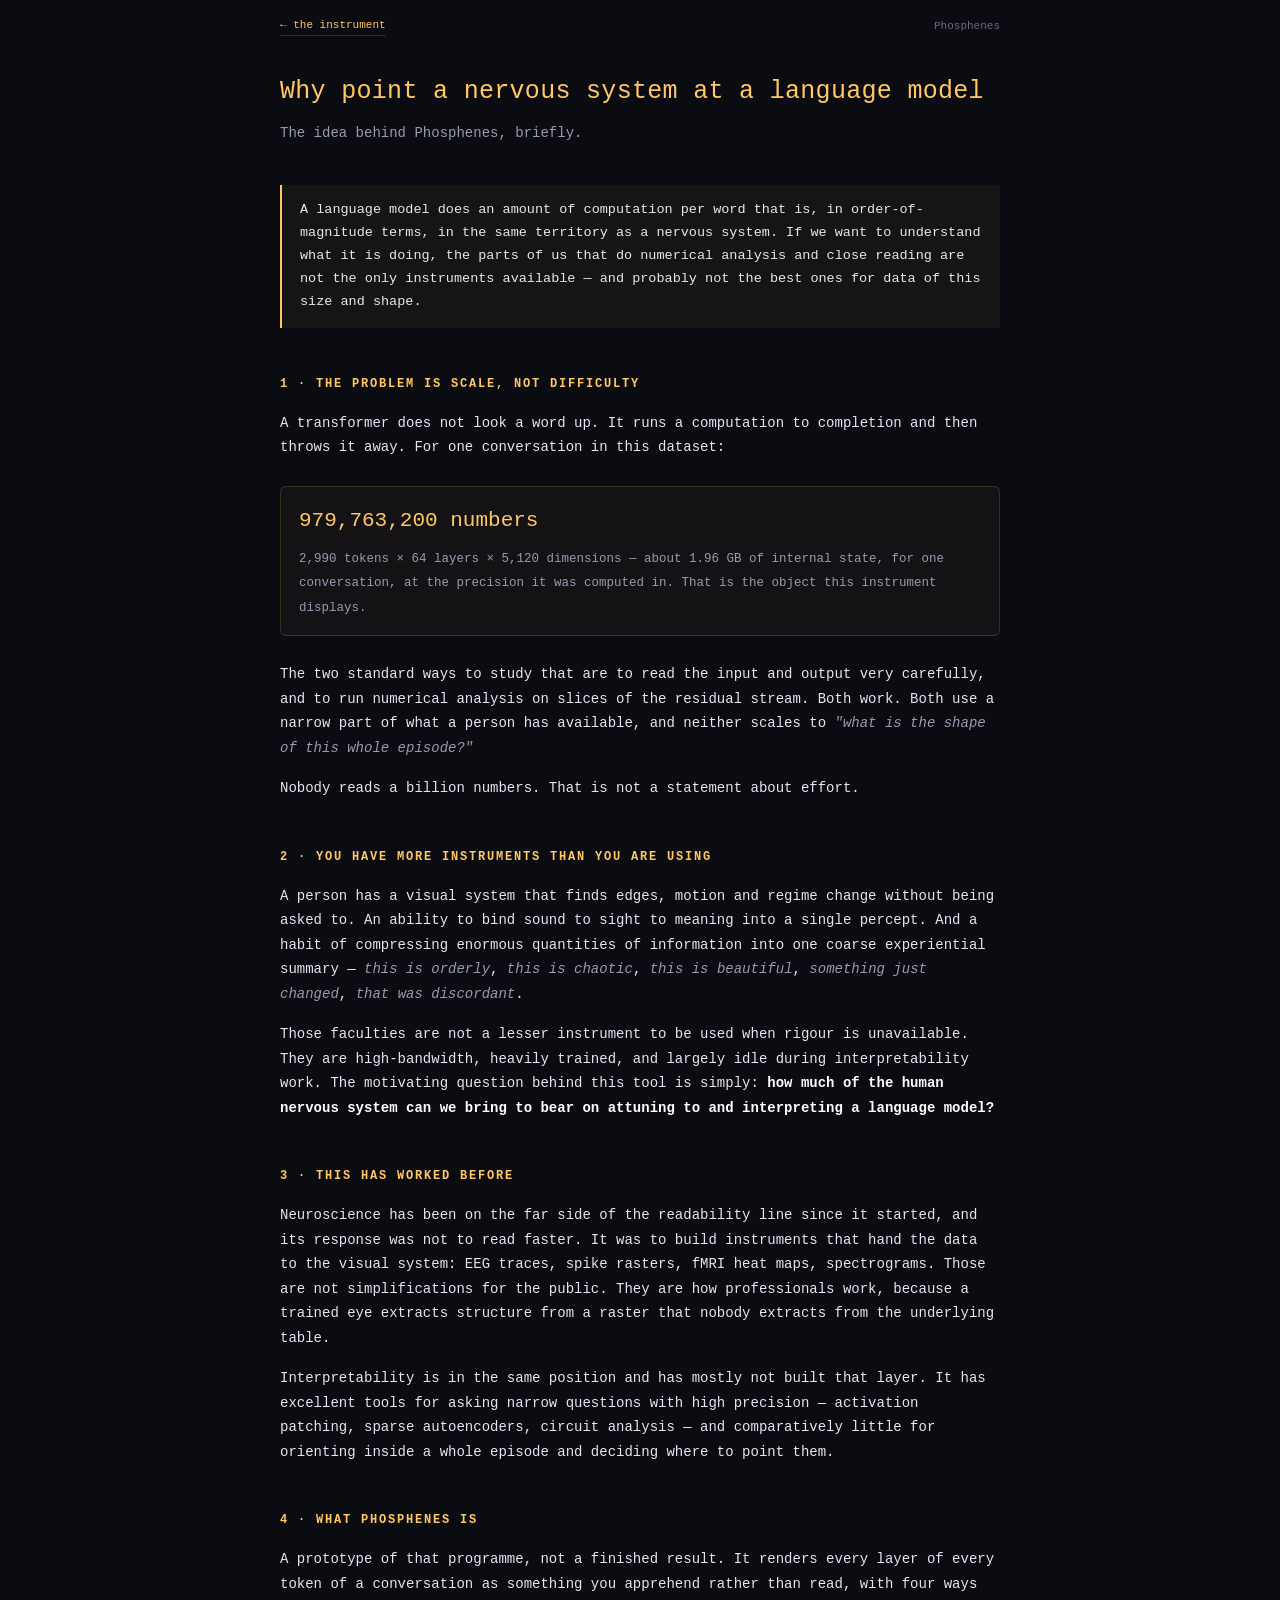
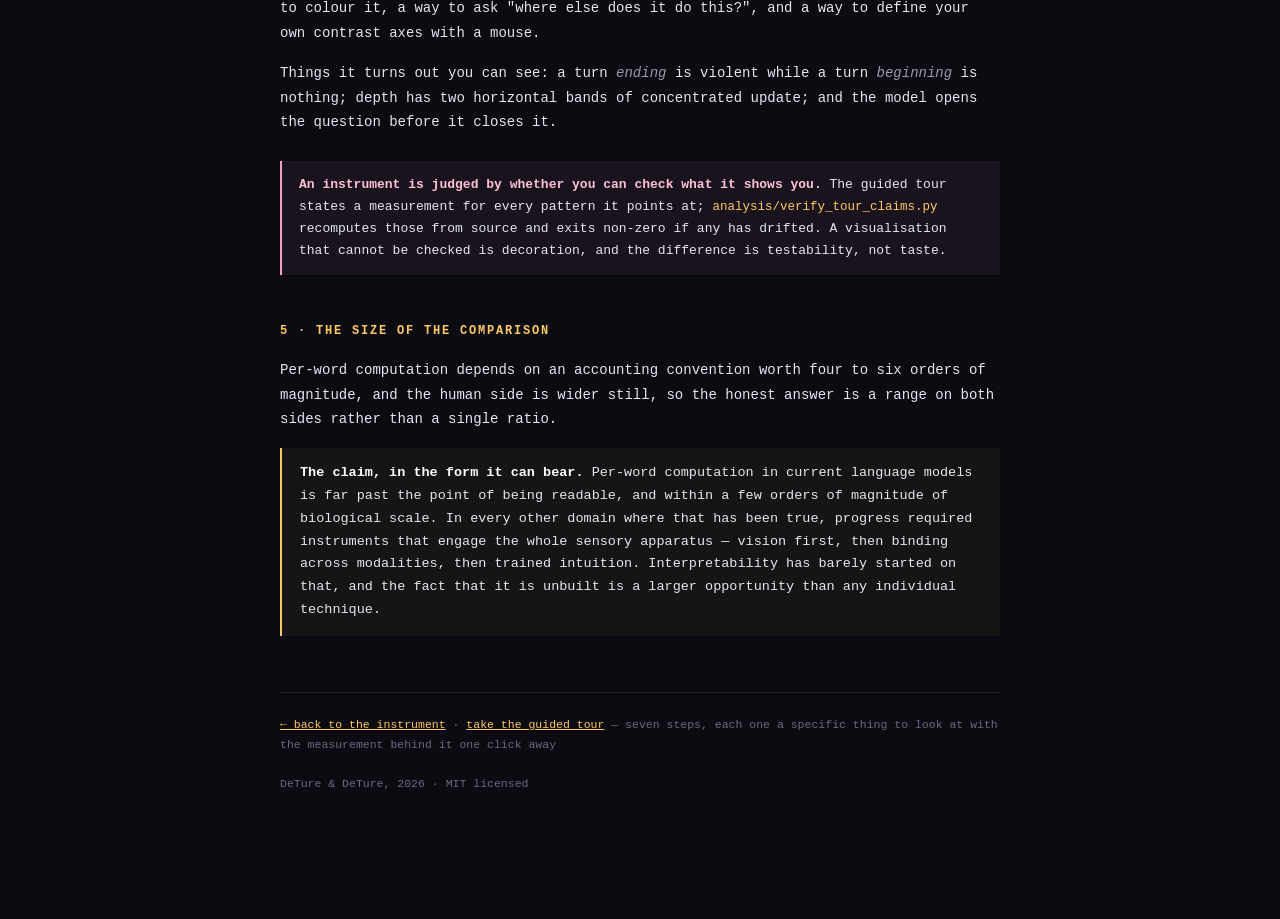
<file: about.html>
<!DOCTYPE html>
<html lang="en">
<head>
<meta charset="UTF-8">
<meta name="viewport" content="width=device-width, initial-scale=1.0">
<title>Why point a nervous system at a language model — Phosphenes</title>
<meta name="description" content="The argument behind Phosphenes: per-word computation in language models, what it is comparable to, and why interpretability needs perceptual instruments.">
<style>
:root {
    --bg: #0b0b12; --text: #e6e6f0; --dim: #9a9aae; --dimmer: #6a6a7e;
    --amber: #ffc864; --rule: rgba(255,200,100,0.16);
    --mono: 'Menlo','SF Mono','Consolas','Monaco',ui-monospace,monospace;
}
* { margin: 0; padding: 0; box-sizing: border-box; }
body {
    background: var(--bg); color: var(--text);
    font-family: var(--mono); font-size: 14px; line-height: 1.75;
    -webkit-font-smoothing: antialiased;
    padding: 0 5vw 14vh;
}
.wrap { max-width: 720px; margin: 0 auto; }

nav {
    display: flex; align-items: center; gap: 16px;
    padding: 16px 0 40px; font-size: 11px;
}
nav a { color: var(--amber); text-decoration: none; border-bottom: 1px solid var(--rule); }
nav a:hover { border-bottom-color: var(--amber); }
nav .sp { flex: 1; }

h1 { font-size: 25px; font-weight: 400; color: var(--amber); line-height: 1.3; letter-spacing: 0.3px; margin-bottom: 12px; }
.standfirst { color: var(--dim); font-size: 14px; margin-bottom: 40px; }

h2 {
    font-size: 12px; text-transform: uppercase; letter-spacing: 1.8px;
    color: var(--amber); margin: 46px 0 16px; font-weight: 600;
}
h3 { font-size: 14px; color: var(--text); margin: 26px 0 8px; font-weight: 600; }
p { margin-bottom: 16px; }
em { color: var(--dim); }
b, strong { color: #fff; font-weight: 600; }
a { color: var(--amber); }

.lede {
    border-left: 2px solid var(--amber); padding: 14px 18px;
    background: rgba(255,200,100,0.05); margin: 0 0 34px;
    font-size: 13.5px; line-height: 1.7;
}

table { width: 100%; border-collapse: collapse; margin: 18px 0 22px; font-size: 12.5px; }
th, td { text-align: left; padding: 8px 10px; border-bottom: 1px solid rgba(255,255,255,0.07); }
th { color: var(--dimmer); font-weight: 400; font-size: 10.5px; text-transform: uppercase; letter-spacing: 1px; }
td.n { text-align: right; color: var(--amber); font-variant-numeric: tabular-nums; white-space: nowrap; }
td.side { color: var(--dimmer); font-size: 10.5px; text-transform: uppercase; letter-spacing: 1px; width: 1%; white-space: nowrap; }
tr.match td { background: rgba(255,200,100,0.07); }
tr.match td.side { color: var(--amber); }
tr.match td:first-child { box-shadow: inset 2px 0 0 var(--amber); }
.matchnote { font-size: 11px; color: var(--dimmer); margin: -14px 0 22px; }

pre {
    background: rgba(255,255,255,0.035); border: 1px solid rgba(255,255,255,0.07);
    border-radius: 5px; padding: 14px 16px; margin: 18px 0;
    font-size: 11.5px; line-height: 1.6; color: var(--dim);
    overflow-x: auto;
}
code { color: var(--amber); font-size: 12.5px; }
pre code { color: inherit; font-size: inherit; }

.scale { margin: 26px 0; }
.scale pre { color: var(--text); font-size: 11px; line-height: 1.55; }

.callout {
    border: 1px solid var(--rule); border-radius: 6px;
    padding: 16px 18px; margin: 26px 0; background: rgba(255,200,100,0.04);
}
.callout .big {
    display: block; font-size: 21px; color: var(--amber);
    font-variant-numeric: tabular-nums; margin-bottom: 6px;
}
.callout .cap { font-size: 12.5px; color: var(--dim); line-height: 1.65; }

.warn {
    border-left: 2px solid #ff9ec4; padding: 13px 17px; margin: 26px 0;
    background: rgba(255,158,196,0.06); font-size: 13px; line-height: 1.7;
}
.warn b { color: #ffc0d8; }

.obj { margin: 20px 0; }
.obj > .q { color: var(--text); font-weight: 600; }
.obj > .a { color: var(--dim); font-size: 13.5px; }

ul { margin: 0 0 18px 20px; }
li { margin-bottom: 7px; color: var(--dim); font-size: 13.5px; }
li b { color: var(--text); }

footer {
    margin-top: 56px; padding-top: 22px; border-top: 1px solid rgba(255,255,255,0.08);
    font-size: 11.5px; color: var(--dimmer); line-height: 1.7;
}
@media (max-width: 640px) {
    body { font-size: 13.5px; padding: 0 5vw 12vh; }
    h1 { font-size: 21px; }
    .scale pre { font-size: 8.5px; }
}
</style>
</head>
<body>
<div class="wrap">

<nav>
    <a href="index.html">← the instrument</a>
    <span class="sp"></span>
    <span style="color:var(--dimmer)">Phosphenes</span>
</nav>

<h1>Why point a nervous system at a language model</h1>
<p class="standfirst">
    The idea behind Phosphenes, briefly.
</p>

<div class="lede">
    A language model does an amount of computation per word that is, in
    order-of-magnitude terms, in the same territory as a nervous system. If we want
    to understand what it is doing, the parts of us that do numerical analysis and
    close reading are not the only instruments available — and probably not the
    best ones for data of this size and shape.
</div>

<h2>1 · The problem is scale, not difficulty</h2>

<p>
    A transformer does not look a word up. It runs a computation to completion and
    then throws it away. For one conversation in this dataset:
</p>

<div class="callout">
    <span class="big">979,763,200 numbers</span>
    <span class="cap">
        2,990 tokens × 64 layers × 5,120 dimensions — about 1.96 GB of internal
        state, for one conversation, at the precision it was computed in. That is
        the object this instrument displays.
    </span>
</div>

<p>
    The two standard ways to study that are to read the input and output very
    carefully, and to run numerical analysis on slices of the residual stream. Both
    work. Both use a narrow part of what a person has available, and neither scales
    to <em>"what is the shape of this whole episode?"</em>
</p>

<p>
    Nobody reads a billion numbers. That is not a statement about effort.
</p>

<h2>2 · You have more instruments than you are using</h2>

<p>
    A person has a visual system that finds edges, motion and regime change without
    being asked to. An ability to bind sound to sight to meaning into a single
    percept. And a habit of compressing enormous quantities of information into one
    coarse experiential summary — <em>this is orderly</em>, <em>this is
    chaotic</em>, <em>this is beautiful</em>, <em>something just changed</em>,
    <em>that was discordant</em>.
</p>

<p>
    Those faculties are not a lesser instrument to be used when rigour is
    unavailable. They are high-bandwidth, heavily trained, and largely idle during
    interpretability work. The motivating question behind this tool is simply:
    <b>how much of the human nervous system can we bring to bear on attuning to and
    interpreting a language model?</b>
</p>

<h2>3 · This has worked before</h2>

<p>
    Neuroscience has been on the far side of the readability line since it started,
    and its response was not to read faster. It was to build instruments that hand
    the data to the visual system: EEG traces, spike rasters, fMRI heat maps,
    spectrograms. Those are not simplifications for the public. They are how
    professionals work, because a trained eye extracts structure from a raster that
    nobody extracts from the underlying table.
</p>

<p>
    Interpretability is in the same position and has mostly not built that layer. It
    has excellent tools for asking narrow questions with high precision — activation
    patching, sparse autoencoders, circuit analysis — and comparatively little for
    orienting inside a whole episode and deciding where to point them.
</p>

<h2>4 · What Phosphenes is</h2>

<p>
    A prototype of that programme, not a finished result. It renders every layer of
    every token of a conversation as something you apprehend rather than read, with
    four ways to colour it, a way to ask "where else does it do this?", and a way to
    define your own contrast axes with a mouse.
</p>

<p>
    Things it turns out you can see: a turn <em>ending</em> is violent while a turn
    <em>beginning</em> is nothing; depth has two horizontal bands of concentrated
    update; and the model opens the question before it closes it.
</p>

<div class="warn">
    <b>An instrument is judged by whether you can check what it shows you.</b> The
    guided tour states a measurement for every pattern it points at;
    <code>analysis/verify_tour_claims.py</code> recomputes those from source and
    exits non-zero if any has drifted. A visualisation that cannot be checked is
    decoration, and the difference is testability, not taste.
</div>

<h2>5 · The size of the comparison</h2>

<p>
    Per-word computation depends on an accounting convention worth
    four to six orders of magnitude, and the human side is wider still,
    so the honest answer is a range on both sides rather than a single ratio.
</p>

<div class="lede">
    <b>The claim, in the form it can bear.</b> Per-word computation in current
    language models is far past the point of being readable, and within a few orders
    of magnitude of biological scale. In every other domain where that has been
    true, progress required instruments that engage the whole sensory apparatus —
    vision first, then binding across modalities, then trained intuition.
    Interpretability has barely started on that, and the fact that it is unbuilt is
    a larger opportunity than any individual technique.
</div>

<footer>
    <a href="index.html">← back to the instrument</a> ·
    <a href="index.html">take the guided tour</a> — seven steps, each one a specific
    thing to look at with the measurement behind it one click away
    <br><br>
    DeTure &amp; DeTure, 2026 · MIT licensed
</footer>

</div>
</body>
</html>
</file>
